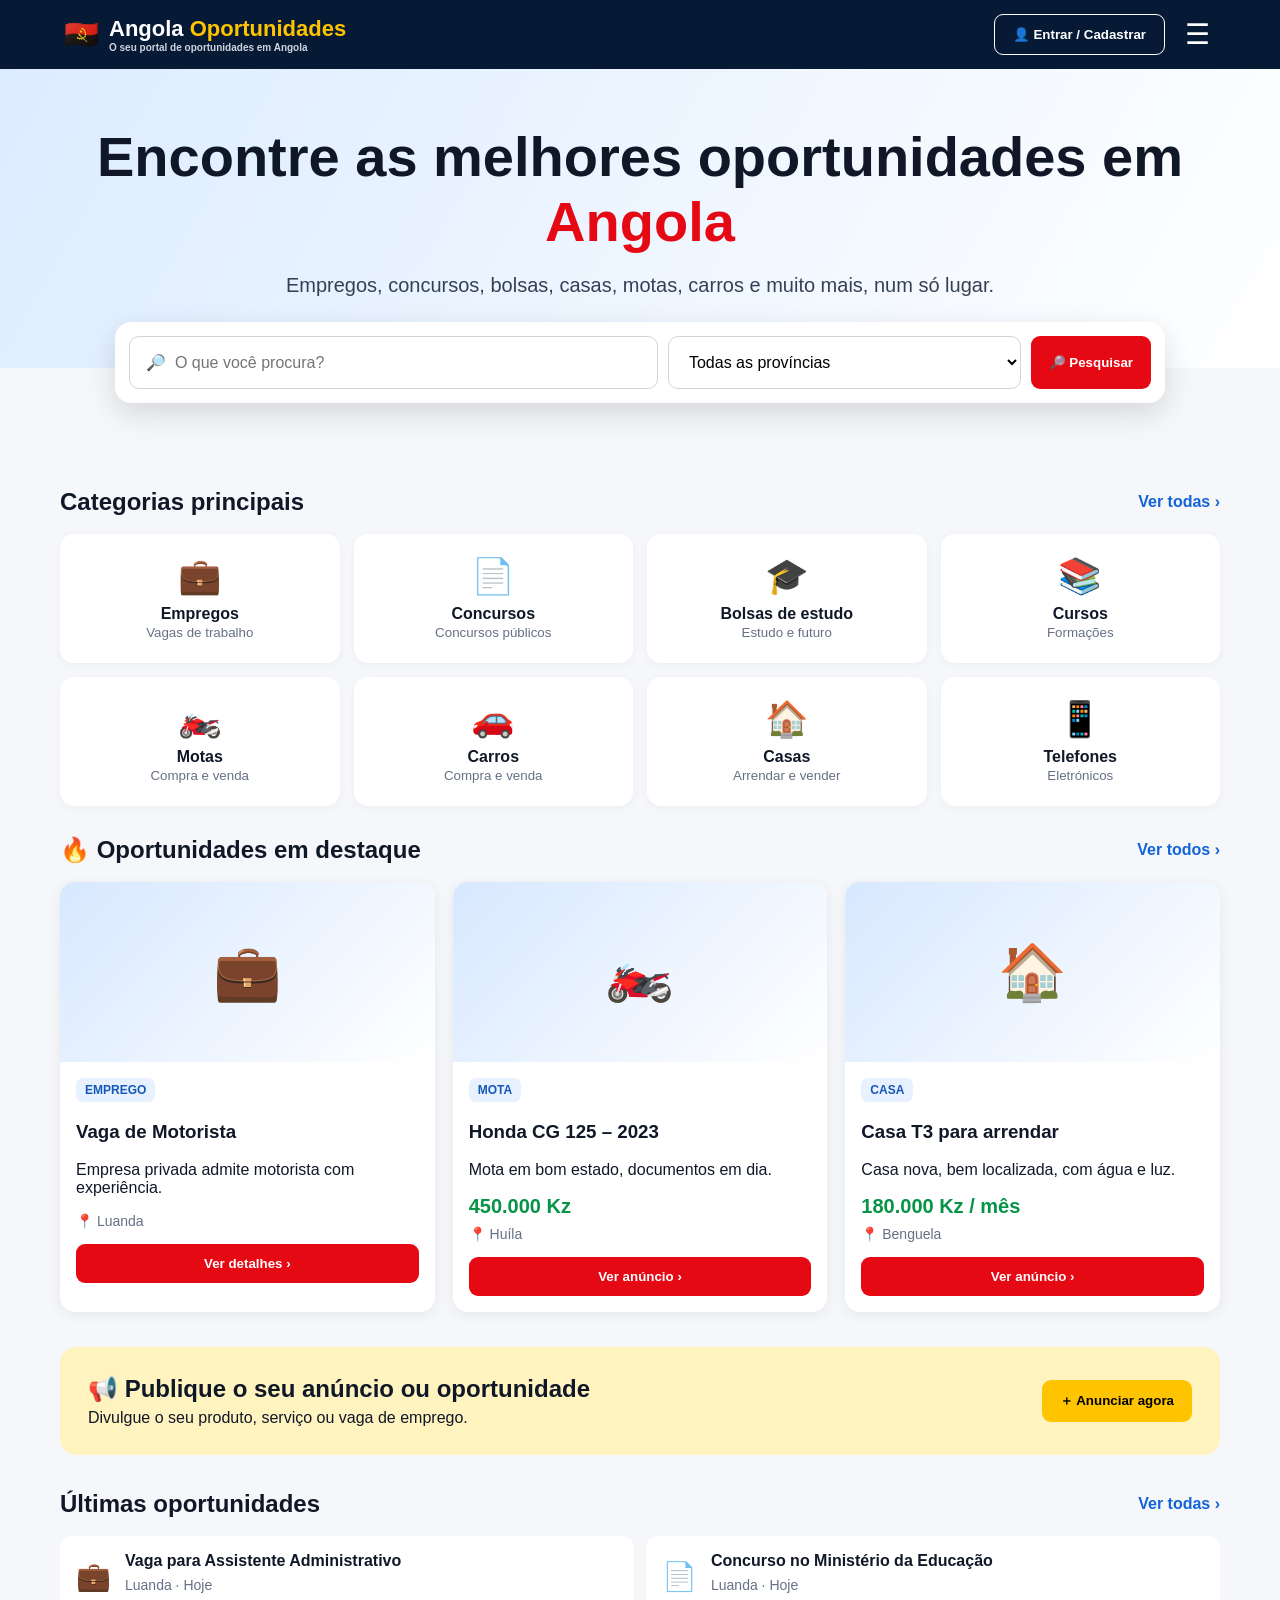
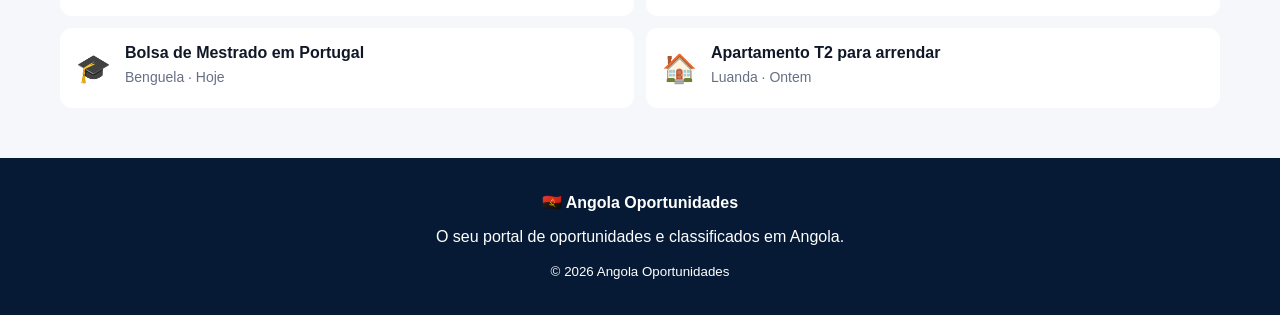
<file: index.html>
<!DOCTYPE html>
<html lang="pt-AO">
<head>
<meta charset="UTF-8">
<meta name="viewport" content="width=device-width, initial-scale=1.0">
<title>Angola Oportunidades</title>
<meta name="description" content="Empregos, concursos, bolsas, motas, carros, casas e classificados em Angola.">
<style>
:root{--navy:#061a35;--red:#e50914;--yellow:#ffc400;--blue:#1264d8;--green:#079447;--bg:#f5f7fa;--text:#101828;--muted:#667085}
*{box-sizing:border-box} body{margin:0;font-family:Arial,Helvetica,sans-serif;background:var(--bg);color:var(--text)}
.header{background:var(--navy);color:#fff;padding:14px 5%;display:flex;align-items:center;justify-content:space-between;gap:20px}
.logo{display:flex;align-items:center;gap:10px;font-weight:800;font-size:22px}.logo .flag{font-size:28px}.logo span{color:var(--yellow)}
.nav{display:flex;align-items:center;gap:14px}.btn{border:0;border-radius:9px;padding:12px 18px;font-weight:700;cursor:pointer}.btn-outline{background:transparent;color:#fff;border:1px solid #fff}.btn-red{background:var(--red);color:#fff}.menu{font-size:28px;background:none;border:0;color:#fff}
.hero{padding:55px 5% 70px;background:linear-gradient(120deg,#dcecff,#fff);text-align:center}
.hero h1{font-size:clamp(30px,5vw,56px);margin:0 0 12px}.hero h1 span{color:var(--red)}.hero p{font-size:20px;color:#344054}
.search{max-width:1050px;margin:25px auto -105px;background:#fff;padding:14px;border-radius:16px;box-shadow:0 10px 30px #0002;display:grid;grid-template-columns:1.5fr 1fr auto;gap:10px}
.input,.select{padding:16px;border:1px solid #d0d5dd;border-radius:10px;font-size:16px;background:#fff}
.container{max-width:1200px;margin:120px auto 50px;padding:0 20px}
.section-title{display:flex;justify-content:space-between;align-items:center;margin:30px 0 18px}.section-title h2{margin:0}.link{color:var(--blue);font-weight:700}
.categories{display:grid;grid-template-columns:repeat(4,1fr);gap:14px}.cat{background:#fff;border-radius:14px;padding:22px 10px;text-align:center;box-shadow:0 2px 10px #0000000a;cursor:pointer}.cat .icon{font-size:35px}.cat strong{display:block;margin-top:8px}.cat small{color:var(--muted)}
.cards{display:grid;grid-template-columns:repeat(3,1fr);gap:18px}.card{background:#fff;border-radius:15px;overflow:hidden;box-shadow:0 3px 14px #0001}.photo{height:180px;background:linear-gradient(135deg,#d7e8ff,#fff);display:flex;align-items:center;justify-content:center;font-size:55px}.card-body{padding:16px}.tag{display:inline-block;padding:5px 9px;border-radius:7px;background:#e8f1ff;color:#1458b8;font-size:12px;font-weight:800}.price{font-size:20px;font-weight:800;color:var(--green);margin:8px 0}.meta{color:var(--muted);font-size:14px;margin:7px 0}.card .btn{width:100%;margin-top:8px}
.cta{margin:35px 0;background:#fff3bf;border-radius:16px;padding:28px;display:flex;justify-content:space-between;align-items:center;gap:20px}.cta h2{margin:0 0 6px}
.latest{display:grid;grid-template-columns:1fr 1fr;gap:12px}.latest-item{background:#fff;padding:16px;border-radius:12px;display:flex;gap:14px;align-items:center}.latest-icon{font-size:28px}
.footer{background:var(--navy);color:#fff;text-align:center;padding:35px 20px;margin-top:50px}.bottom{display:none}
@media(max-width:800px){.header{padding:12px 16px}.nav .btn-outline{display:none}.hero{padding:35px 18px 65px}.search{grid-template-columns:1fr;margin-bottom:-95px}.container{margin-top:105px}.categories{grid-template-columns:repeat(2,1fr)}.cards{grid-template-columns:1fr}.latest{grid-template-columns:1fr}.cta{flex-direction:column;align-items:flex-start}.bottom{display:flex;position:fixed;bottom:0;left:0;right:0;background:var(--navy);color:#fff;justify-content:space-around;padding:10px;z-index:20}.bottom button{background:none;border:0;color:#fff;font-size:13px}.bottom b{display:block;font-size:22px}.footer{padding-bottom:80px}}
</style>
</head>
<body>
<header class="header">
  <div class="logo"><div class="flag">🇦🇴</div><div>Angola <span>Oportunidades</span><small style="display:block;font-size:10px;color:#d0d5dd">O seu portal de oportunidades em Angola</small></div></div>
  <nav class="nav"><button class="btn btn-outline">👤 Entrar / Cadastrar</button><button class="menu">☰</button></nav>
</header>

<section class="hero">
  <h1>Encontre as melhores oportunidades em <span>Angola</span></h1>
  <p>Empregos, concursos, bolsas, casas, motas, carros e muito mais, num só lugar.</p>
  <form class="search" onsubmit="searchSite(event)">
    <input id="q" class="input" placeholder="🔎  O que você procura?">
    <select id="prov" class="select"><option>Todas as províncias</option><option>Luanda</option><option>Huíla</option><option>Namibe</option><option>Benguela</option><option>Huambo</option><option>Cabinda</option></select>
    <button class="btn btn-red">🔎 Pesquisar</button>
  </form>
</section>

<main class="container">
  <div class="section-title"><h2>Categorias principais</h2><span class="link">Ver todas ›</span></div>
  <div class="categories">
    <div class="cat"><div class="icon">💼</div><strong>Empregos</strong><small>Vagas de trabalho</small></div>
    <div class="cat"><div class="icon">📄</div><strong>Concursos</strong><small>Concursos públicos</small></div>
    <div class="cat"><div class="icon">🎓</div><strong>Bolsas de estudo</strong><small>Estudo e futuro</small></div>
    <div class="cat"><div class="icon">📚</div><strong>Cursos</strong><small>Formações</small></div>
    <div class="cat"><div class="icon">🏍️</div><strong>Motas</strong><small>Compra e venda</small></div>
    <div class="cat"><div class="icon">🚗</div><strong>Carros</strong><small>Compra e venda</small></div>
    <div class="cat"><div class="icon">🏠</div><strong>Casas</strong><small>Arrendar e vender</small></div>
    <div class="cat"><div class="icon">📱</div><strong>Telefones</strong><small>Eletrónicos</small></div>
  </div>

  <div class="section-title"><h2>🔥 Oportunidades em destaque</h2><span class="link">Ver todos ›</span></div>
  <div class="cards">
    <article class="card"><div class="photo">💼</div><div class="card-body"><span class="tag">EMPREGO</span><h3>Vaga de Motorista</h3><p>Empresa privada admite motorista com experiência.</p><div class="meta">📍 Luanda</div><button class="btn btn-red" onclick="showMessage('Detalhes da vaga')">Ver detalhes ›</button></div></article>
    <article class="card"><div class="photo">🏍️</div><div class="card-body"><span class="tag">MOTA</span><h3>Honda CG 125 – 2023</h3><p>Mota em bom estado, documentos em dia.</p><div class="price">450.000 Kz</div><div class="meta">📍 Huíla</div><button class="btn btn-red" onclick="showMessage('Detalhes do anúncio da mota')">Ver anúncio ›</button></div></article>
    <article class="card"><div class="photo">🏠</div><div class="card-body"><span class="tag">CASA</span><h3>Casa T3 para arrendar</h3><p>Casa nova, bem localizada, com água e luz.</p><div class="price">180.000 Kz / mês</div><div class="meta">📍 Benguela</div><button class="btn btn-red" onclick="showMessage('Detalhes da casa')">Ver anúncio ›</button></div></article>
  </div>

  <div class="cta"><div><h2>📢 Publique o seu anúncio ou oportunidade</h2><div>Divulgue o seu produto, serviço ou vaga de emprego.</div></div><button class="btn" style="background:var(--yellow)" onclick="showMessage('Formulário de publicação será criado na próxima etapa.')">＋ Anunciar agora</button></div>

  <div class="section-title"><h2>Últimas oportunidades</h2><span class="link">Ver todas ›</span></div>
  <div class="latest">
    <div class="latest-item"><span class="latest-icon">💼</span><div><b>Vaga para Assistente Administrativo</b><div class="meta">Luanda · Hoje</div></div></div>
    <div class="latest-item"><span class="latest-icon">📄</span><div><b>Concurso no Ministério da Educação</b><div class="meta">Luanda · Hoje</div></div></div>
    <div class="latest-item"><span class="latest-icon">🎓</span><div><b>Bolsa de Mestrado em Portugal</b><div class="meta">Benguela · Hoje</div></div></div>
    <div class="latest-item"><span class="latest-icon">🏠</span><div><b>Apartamento T2 para arrendar</b><div class="meta">Luanda · Ontem</div></div></div>
  </div>
</main>

<footer class="footer"><b>🇦🇴 Angola Oportunidades</b><p>O seu portal de oportunidades e classificados em Angola.</p><small>© 2026 Angola Oportunidades</small></footer>
<div class="bottom"><button>🏠<b>Início</b></button><button>🔎<b>Pesquisar</b></button><button onclick="showMessage('Publicação')">➕<b>Anunciar</b></button><button>👤<b>Minha conta</b></button></div>
<script>
function searchSite(e){e.preventDefault();const q=document.getElementById('q').value||'todas as oportunidades';const p=document.getElementById('prov').value;alert('Pesquisa: '+q+' — '+p);}
function showMessage(msg){alert(msg+'\\n\\nEsta função será ligada ao sistema real na próxima etapa.');}
</script>
</body>
</html>
</file>
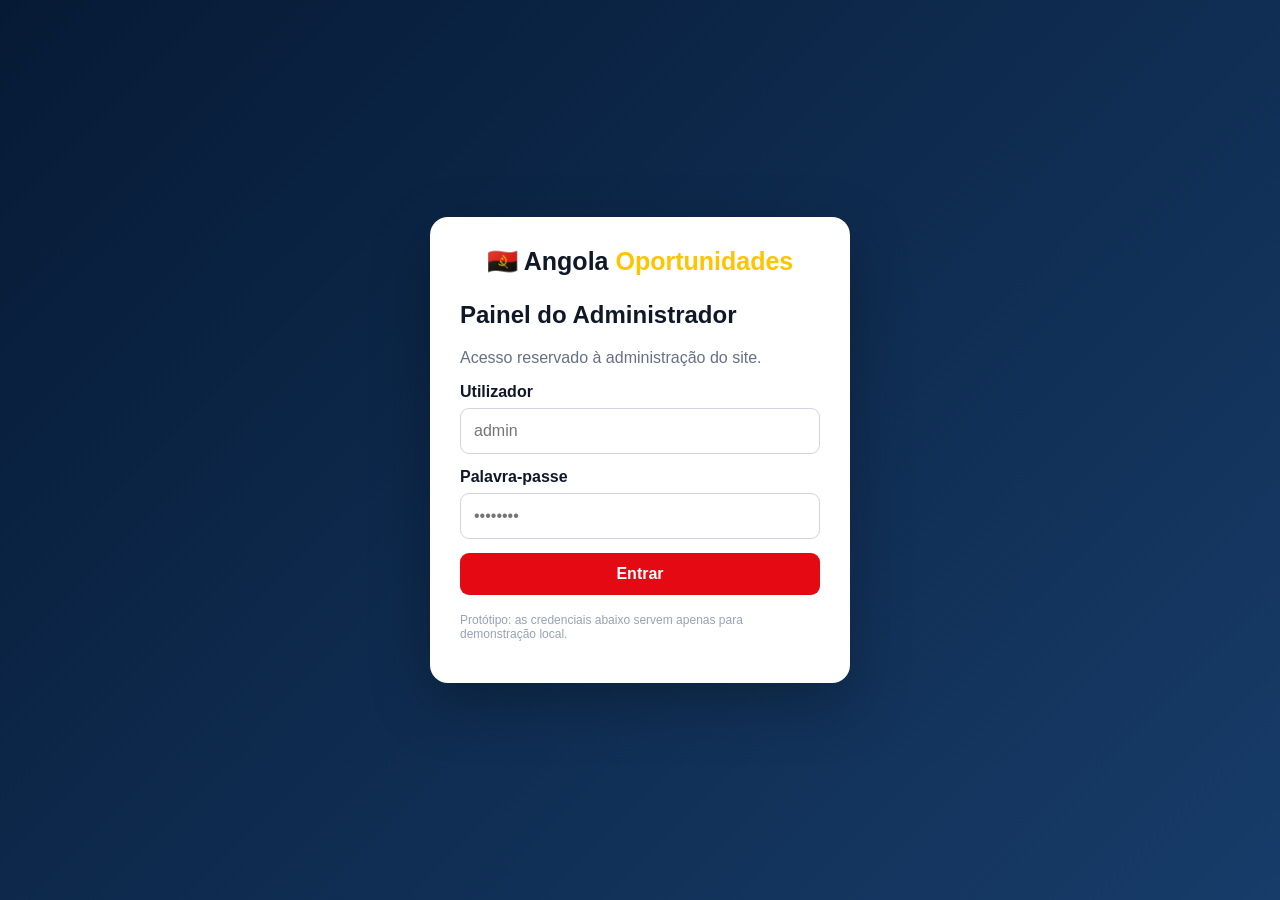
<file: admin.html>
<!DOCTYPE html>
<html lang="pt-AO">
<head>
<meta charset="UTF-8">
<meta name="viewport" content="width=device-width, initial-scale=1.0">
<title>Painel do Administrador — Angola Oportunidades</title>
<style>
:root{--navy:#061a35;--red:#e50914;--yellow:#ffc400;--green:#079447;--bg:#f4f6f8;--text:#101828;--muted:#667085;--line:#e4e7ec}
*{box-sizing:border-box}body{margin:0;font-family:Arial,Helvetica,sans-serif;background:var(--bg);color:var(--text)}
button,input,select{font:inherit}.login{min-height:100vh;display:grid;place-items:center;padding:20px;background:linear-gradient(135deg,#061a35,#173c69)}
.login-card{width:min(420px,100%);background:#fff;border-radius:18px;padding:30px;box-shadow:0 20px 60px #0004}.brand{text-align:center;font-size:25px;font-weight:800;margin-bottom:25px}.brand span{color:var(--yellow)}
.field{margin:14px 0}.field label{display:block;font-weight:700;margin-bottom:7px}.field input,.field select{width:100%;padding:13px;border:1px solid #d0d5dd;border-radius:9px}
.btn{border:0;border-radius:9px;padding:12px 16px;font-weight:700;cursor:pointer}.red{background:var(--red);color:#fff}.dark{background:var(--navy);color:#fff}.green{background:var(--green);color:#fff}.gray{background:#eef2f6;color:#344054}
.error{color:var(--red);font-size:14px;display:none;margin-top:10px}
.app{display:none;min-height:100vh}.sidebar{position:fixed;left:0;top:0;bottom:0;width:250px;background:var(--navy);color:#fff;padding:22px 15px}.side-brand{font-size:21px;font-weight:800;padding:10px}.side-brand span{color:var(--yellow)}.nav-item{display:block;width:100%;text-align:left;background:none;border:0;color:#d0d5dd;padding:13px;border-radius:9px;margin:5px 0;cursor:pointer}.nav-item:hover,.nav-item.active{background:#ffffff18;color:#fff}.main{margin-left:250px;padding:25px;max-width:1500px}.top{display:flex;justify-content:space-between;align-items:center;gap:15px;margin-bottom:25px}.top h1{margin:0}.stats{display:grid;grid-template-columns:repeat(4,1fr);gap:16px}.stat{background:#fff;padding:20px;border-radius:14px;border:1px solid var(--line)}.stat small{color:var(--muted)}.stat strong{display:block;font-size:30px;margin-top:7px}.panel{background:#fff;border:1px solid var(--line);border-radius:14px;margin-top:22px;padding:20px}.toolbar{display:flex;gap:10px;flex-wrap:wrap;margin-bottom:15px}.toolbar input,.toolbar select{padding:11px;border:1px solid #d0d5dd;border-radius:8px}.table-wrap{overflow:auto}table{width:100%;border-collapse:collapse;min-width:800px}th,td{text-align:left;padding:13px;border-bottom:1px solid var(--line);vertical-align:middle}th{background:#f8fafc}.badge{display:inline-block;padding:5px 8px;border-radius:20px;font-size:12px;font-weight:800}.pending{background:#fff3bf;color:#7a5700}.approved{background:#d9fbe7;color:#087443}.rejected{background:#ffe1e3;color:#b42318}.actions{display:flex;gap:6px;flex-wrap:wrap}.hidden{display:none}.modal{position:fixed;inset:0;background:#0008;display:none;align-items:center;justify-content:center;padding:20px;z-index:50}.modal-card{background:#fff;border-radius:15px;width:min(600px,100%);padding:22px}.modal-card h2{margin-top:0}.close{float:right;background:none;border:0;font-size:24px;cursor:pointer}.notice{padding:12px;border-radius:9px;background:#eef4ff;color:#175cd3;margin-bottom:15px}
@media(max-width:900px){.sidebar{width:210px}.main{margin-left:210px}.stats{grid-template-columns:repeat(2,1fr)}}
@media(max-width:650px){.sidebar{position:static;width:auto;min-height:auto;display:flex;overflow:auto;gap:5px;padding:8px}.side-brand{display:none}.nav-item{white-space:nowrap;width:auto}.main{margin-left:0;padding:15px}.stats{grid-template-columns:1fr 1fr}.top{align-items:flex-start;flex-direction:column}}
</style>
</head>
<body>

<section id="login" class="login">
  <div class="login-card">
    <div class="brand">🇦🇴 Angola <span>Oportunidades</span></div>
    <h2>Painel do Administrador</h2>
    <p style="color:#667085">Acesso reservado à administração do site.</p>
    <div class="field"><label>Utilizador</label><input id="user" autocomplete="username" placeholder="admin"></div>
    <div class="field"><label>Palavra-passe</label><input id="pass" type="password" autocomplete="current-password" placeholder="••••••••"></div>
    <button class="btn red" style="width:100%" onclick="login()">Entrar</button>
    <div id="loginError" class="error">Credenciais incorretas.</div>
    <p style="font-size:12px;color:#98a2b3;margin-top:18px">Protótipo: as credenciais abaixo servem apenas para demonstração local.</p>
  </div>
</section>

<section id="app" class="app">
<aside class="sidebar">
  <div class="side-brand">🇦🇴 Angola <span>Oportunidades</span></div>
  <button class="nav-item active" onclick="showSection('dashboard',this)">📊 Dashboard</button>
  <button class="nav-item" onclick="showSection('anuncios',this)">📋 Anúncios</button>
  <button class="nav-item" onclick="showSection('utilizadores',this)">👥 Utilizadores</button>
  <button class="nav-item" onclick="showSection('categorias',this)">🗂️ Categorias</button>
  <button class="nav-item" onclick="showSection('denuncias',this)">🚩 Denúncias</button>
  <button class="nav-item" onclick="showSection('definicoes',this)">⚙️ Definições</button>
  <button class="nav-item" onclick="logout()">↪️ Sair</button>
</aside>

<main class="main">
  <section id="dashboard">
    <div class="top"><div><h1>Dashboard</h1><p style="color:var(--muted)">Visão geral do Angola Oportunidades</p></div><button class="btn dark" onclick="openModal('newAd')">＋ Novo anúncio</button></div>
    <div class="stats">
      <div class="stat"><small>Anúncios publicados</small><strong id="statTotal">0</strong></div>
      <div class="stat"><small>Aguardando aprovação</small><strong id="statPending">0</strong></div>
      <div class="stat"><small>Utilizadores</small><strong id="statUsers">0</strong></div>
      <div class="stat"><small>Denúncias abertas</small><strong id="statReports">0</strong></div>
    </div>
    <div class="panel"><h2>Atividade recente</h2><div id="activity"></div></div>
  </section>

  <section id="anuncios" class="hidden">
    <div class="top"><div><h1>Gestão de anúncios</h1><p style="color:var(--muted)">Aprove, rejeite, edite ou remova anúncios.</p></div><button class="btn red" onclick="openModal('newAd')">＋ Criar anúncio</button></div>
    <div class="panel">
      <div class="toolbar">
        <input id="searchAds" placeholder="Pesquisar anúncio..." oninput="renderAds()">
        <select id="filterStatus" onchange="renderAds()"><option value="all">Todos os estados</option><option value="pending">Pendentes</option><option value="approved">Aprovados</option><option value="rejected">Rejeitados</option></select>
        <select id="filterCat" onchange="renderAds()"><option value="all">Todas as categorias</option><option>Empregos</option><option>Concursos</option><option>Bolsas de estudo</option><option>Motas</option><option>Carros</option><option>Casas</option><option>Telefones</option></select>
      </div>
      <div class="table-wrap"><table><thead><tr><th>Anúncio</th><th>Categoria</th><th>Local</th><th>Utilizador</th><th>Estado</th><th>Ações</th></tr></thead><tbody id="adsTable"></tbody></table></div>
    </div>
  </section>

  <section id="utilizadores" class="hidden">
    <div class="top"><div><h1>Utilizadores</h1><p style="color:var(--muted)">Contas registadas na plataforma.</p></div></div>
    <div class="panel"><div class="table-wrap"><table><thead><tr><th>Nome</th><th>Email</th><th>Província</th><th>Data</th><th>Estado</th><th>Ações</th></tr></thead><tbody id="usersTable"></tbody></table></div></div>
  </section>

  <section id="categorias" class="hidden">
    <div class="top"><div><h1>Categorias</h1><p style="color:var(--muted)">Organize os tipos de oportunidades e classificados.</p></div><button class="btn red" onclick="addCategory()">＋ Nova categoria</button></div>
    <div class="panel"><div id="categoriesList"></div></div>
  </section>

  <section id="denuncias" class="hidden">
    <div class="top"><div><h1>Denúncias</h1><p style="color:var(--muted)">Analise anúncios denunciados pelos utilizadores.</p></div></div>
    <div class="panel"><div class="table-wrap"><table><thead><tr><th>Anúncio</th><th>Motivo</th><th>Data</th><th>Estado</th><th>Ações</th></tr></thead><tbody id="reportsTable"></tbody></table></div></div>
  </section>

  <section id="definicoes" class="hidden">
    <div class="top"><div><h1>Definições</h1><p style="color:var(--muted)">Configurações básicas do painel.</p></div></div>
    <div class="panel">
      <div class="notice">Nesta versão, os dados de demonstração ficam guardados no navegador usando localStorage. Para colocar o site em produção, a próxima etapa é ligar este painel a uma base de dados e autenticação segura.</div>
      <div class="field"><label>Nome do site</label><input id="siteName" value="Angola Oportunidades"></div>
      <div class="field"><label>Modo de aprovação de anúncios</label><select><option>Aprovar manualmente</option><option>Publicar automaticamente</option></select></div>
      <button class="btn green" onclick="saveSettings()">Guardar definições</button>
    </div>
  </section>
</main>
</section>

<div id="modal" class="modal"><div class="modal-card"><button class="close" onclick="closeModal()">×</button><div id="modalContent"></div></div></div>

<script>
const defaultData={
 ads:[
  {id:1,title:'Vaga de Motorista',cat:'Empregos',location:'Luanda',user:'Transportes Angola',status:'pending'},
  {id:2,title:'Honda CG 125 – 2023',cat:'Motas',location:'Huíla',user:'Manuel João',status:'approved'},
  {id:3,title:'Casa T3 para arrendar',cat:'Casas',location:'Benguela',user:'Ana Maria',status:'approved'},
  {id:4,title:'Concurso Público — Educação',cat:'Concursos',location:'Luanda',user:'Admin',status:'approved'}
 ],
 users:[
  {name:'Manuel João',email:'manuel@example.com',prov:'Huíla',date:'18/08/2026',status:'Ativo'},
  {name:'Ana Maria',email:'ana@example.com',prov:'Benguela',date:'17/08/2026',status:'Ativo'},
  {name:'Carlos Pedro',email:'carlos@example.com',prov:'Luanda',date:'16/08/2026',status:'Ativo'}
 ],
 reports:[
  {id:1,ad:'Telefone anunciado',reason:'Preço suspeito',date:'18/08/2026',status:'Aberta'}
 ],
 categories:['Empregos','Concursos','Bolsas de estudo','Cursos','Motas','Carros','Casas','Telefones','Outros produtos']
};
function data(){return JSON.parse(localStorage.getItem('aoAdminData')||JSON.stringify(defaultData))}
function save(d){localStorage.setItem('aoAdminData',JSON.stringify(d))}
function login(){
 const u=document.getElementById('user').value,p=document.getElementById('pass').value;
 if(u==='admin'&&p==='admin123'){sessionStorage.setItem('aoAdmin','1');document.getElementById('login').style.display='none';document.getElementById('app').style.display='block';renderAll()}
 else document.getElementById('loginError').style.display='block';
}
function logout(){sessionStorage.removeItem('aoAdmin');location.reload()}
function showSection(id,el){
 document.querySelectorAll('main section').forEach(x=>x.classList.add('hidden'));
 document.getElementById(id).classList.remove('hidden');
 document.querySelectorAll('.nav-item').forEach(x=>x.classList.remove('active')); if(el)el.classList.add('active');
 renderAll();
}
function renderAll(){const d=data();document.getElementById('statTotal').textContent=d.ads.filter(a=>a.status==='approved').length;document.getElementById('statPending').textContent=d.ads.filter(a=>a.status==='pending').length;document.getElementById('statUsers').textContent=d.users.length;document.getElementById('statReports').textContent=d.reports.filter(r=>r.status==='Aberta').length;renderAds();renderUsers();renderCats();renderReports();document.getElementById('activity').innerHTML=d.ads.slice().reverse().slice(0,5).map(a=>`<p>📌 <b>${a.title}</b> — ${a.status==='pending'?'aguarda aprovação':a.status==='approved'?'aprovado':'rejeitado'}</p>`).join('')}
function renderAds(){
 const d=data(),q=(document.getElementById('searchAds')?.value||'').toLowerCase(),s=document.getElementById('filterStatus')?.value||'all',c=document.getElementById('filterCat')?.value||'all';
 let rows=d.ads.filter(a=>(s==='all'||a.status===s)&&(c==='all'||a.cat===c)&&(`${a.title} ${a.user} ${a.location}`.toLowerCase().includes(q)));
 document.getElementById('adsTable').innerHTML=rows.map(a=>`<tr><td><b>${a.title}</b></td><td>${a.cat}</td><td>📍 ${a.location}</td><td>${a.user}</td><td><span class="badge ${a.status}">${a.status==='pending'?'Pendente':a.status==='approved'?'Aprovado':'Rejeitado'}</span></td><td class="actions">${a.status!=='approved'?`<button class="btn green" onclick="setAd(${a.id},'approved')">Aprovar</button>`:''}${a.status!=='rejected'?`<button class="btn gray" onclick="setAd(${a.id},'rejected')">Rejeitar</button>`:''}<button class="btn gray" onclick="deleteAd(${a.id})">Excluir</button></td></tr>`).join('')||'<tr><td colspan="6">Nenhum anúncio encontrado.</td></tr>';
}
function setAd(id,status){const d=data();const a=d.ads.find(x=>x.id===id);if(a)a.status=status;save(d);renderAll()}
function deleteAd(id){if(!confirm('Excluir este anúncio?'))return;const d=data();d.ads=d.ads.filter(a=>a.id!==id);save(d);renderAll()}
function renderUsers(){const d=data();document.getElementById('usersTable').innerHTML=d.users.map((u,i)=>`<tr><td><b>${u.name}</b></td><td>${u.email}</td><td>${u.prov}</td><td>${u.date}</td><td><span class="badge approved">${u.status}</span></td><td><button class="btn gray" onclick="removeUser(${i})">Remover</button></td></tr>`).join('')}
function removeUser(i){if(!confirm('Remover este utilizador?'))return;const d=data();d.users.splice(i,1);save(d);renderAll()}
function renderCats(){const d=data();document.getElementById('categoriesList').innerHTML=d.categories.map((c,i)=>`<div style="display:flex;justify-content:space-between;padding:14px;border-bottom:1px solid var(--line)"><b>${c}</b><button class="btn gray" onclick="removeCat(${i})">Excluir</button></div>`).join('')}
function addCategory(){const c=prompt('Nome da nova categoria:');if(!c)return;const d=data();d.categories.push(c);save(d);renderAll()}
function removeCat(i){const d=data();if(confirm('Excluir categoria?')){d.categories.splice(i,1);save(d);renderAll()}}
function renderReports(){const d=data();document.getElementById('reportsTable').innerHTML=d.reports.map(r=>`<tr><td>${r.ad}</td><td>${r.reason}</td><td>${r.date}</td><td><span class="badge ${r.status==='Aberta'?'pending':'approved'}">${r.status}</span></td><td>${r.status==='Aberta'?`<button class="btn green" onclick="closeReport(${r.id})">Resolver</button>`:''}</td></tr>`).join('')||'<tr><td colspan="5">Nenhuma denúncia.</td></tr>'}
function closeReport(id){const d=data();const r=d.reports.find(x=>x.id===id);if(r)r.status='Resolvida';save(d);renderAll()}
function openModal(type){if(type!=='newAd')return;document.getElementById('modalContent').innerHTML=`<h2>Criar anúncio</h2><div class="field"><label>Título</label><input id="newTitle" placeholder="Ex.: Vaga de emprego"></div><div class="field"><label>Categoria</label><select id="newCat">${data().categories.map(c=>`<option>${c}</option>`).join('')}</select></div><div class="field"><label>Província</label><input id="newLoc" placeholder="Luanda"></div><div class="field"><label>Publicador</label><input id="newUser" placeholder="Nome ou empresa"></div><button class="btn red" onclick="createAd()">Criar e enviar para aprovação</button>`;document.getElementById('modal').style.display='flex'}
function closeModal(){document.getElementById('modal').style.display='none'}
function createAd(){const t=document.getElementById('newTitle').value.trim(),cat=document.getElementById('newCat').value,loc=document.getElementById('newLoc').value.trim(),u=document.getElementById('newUser').value.trim();if(!t||!loc||!u){alert('Preencha todos os campos.');return}const d=data();d.ads.push({id:Date.now(),title:t,cat,location:loc,user:u,status:'pending'});save(d);closeModal();renderAll()}
function saveSettings(){alert('Definições guardadas neste protótipo.')}
if(sessionStorage.getItem('aoAdmin')==='1'){document.getElementById('login').style.display='none';document.getElementById('app').style.display='block';renderAll()}
</script>
</body>
</html>
</file>
